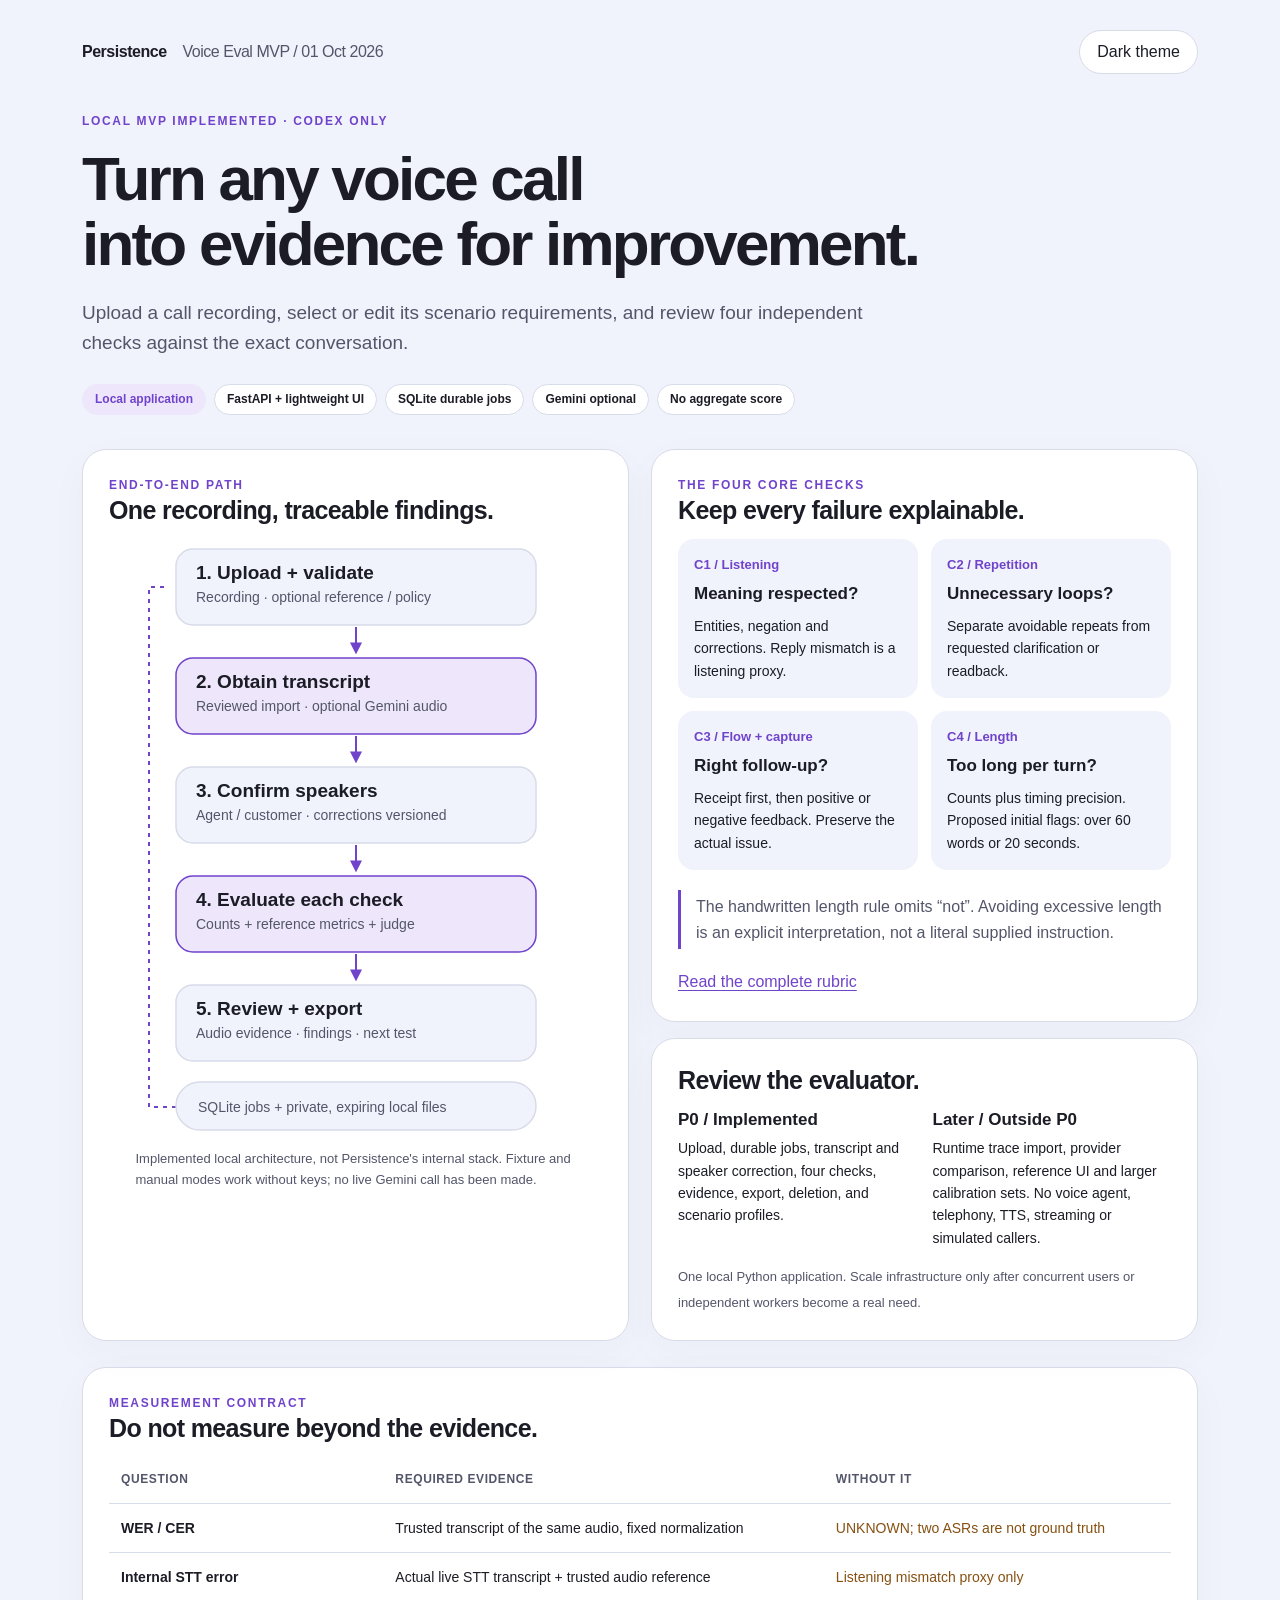
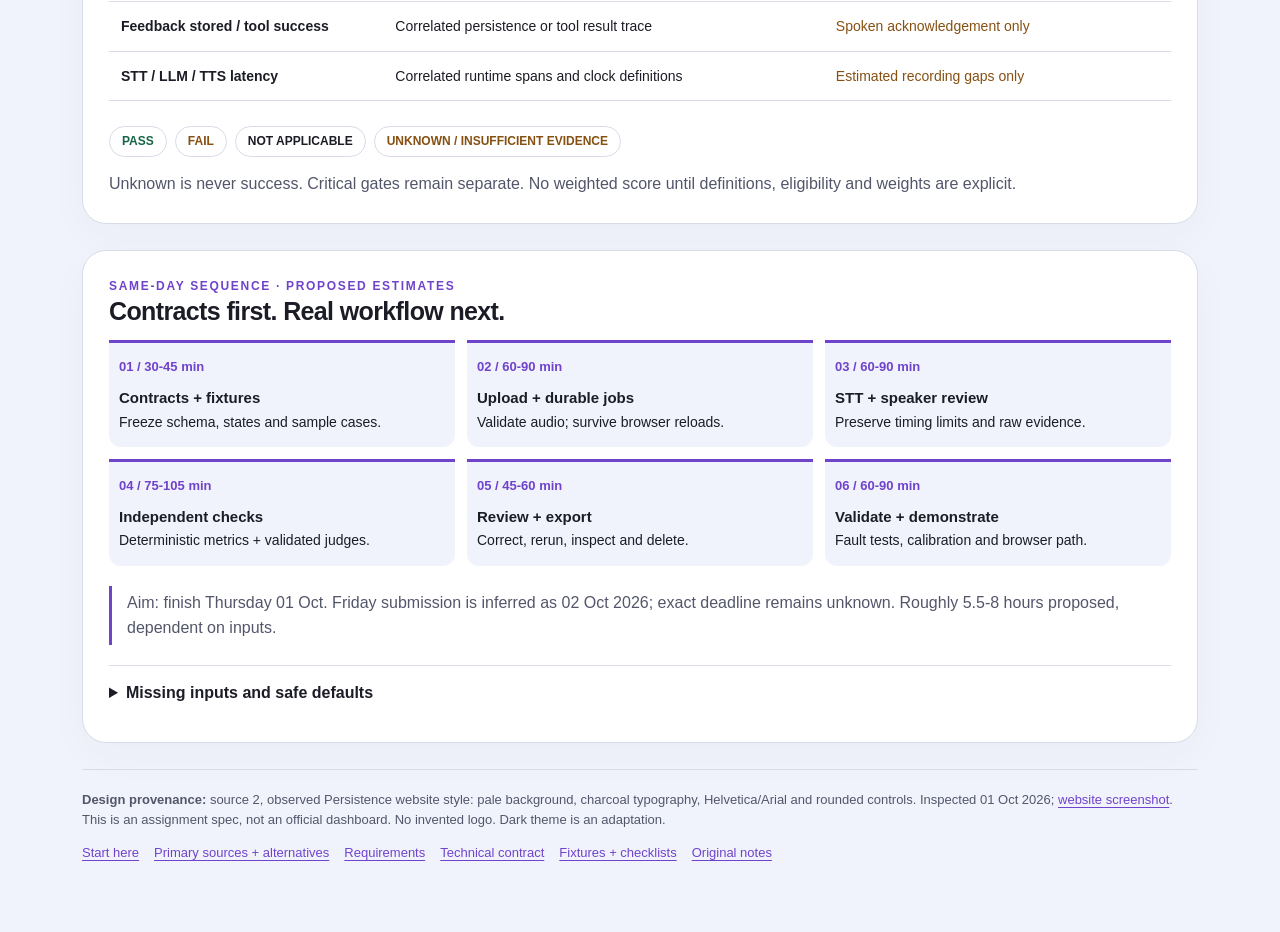
<file: docs/overview.html>
<!doctype html>
<html lang="en" data-theme="light">
<head>
<meta charset="utf-8"><meta name="viewport" content="width=device-width, initial-scale=1">
<title>Persistence | Voice-call evaluation MVP</title>
<style>
:root{color-scheme:light;--bg:#f1f3fc;--surface:#fff;--ink:#1b1c25;--muted:#53566a;--line:#d8dce9;--accent:#7043cb;--soft:#eee7fc;--good:#176546;--warn:#865011;--dark:#17181f;--shadow:0 12px 40px #20203b08}
html[data-theme=dark]{color-scheme:dark;--bg:#12131b;--surface:#1d1f2b;--ink:#f1f3fc;--muted:#b6baca;--line:#3c4054;--accent:#c8afff;--soft:#322647;--good:#8cdeb5;--warn:#f4c580;--dark:#0b0c10;--shadow:none}
*{box-sizing:border-box}body{margin:0;background:var(--bg);color:var(--ink);font:16px/1.6 Arial,Helvetica,sans-serif}main{max-width:1180px;margin:auto;padding:30px 32px 48px}a{color:var(--accent);text-underline-offset:3px}button{font:inherit;background:var(--surface);color:var(--ink);border:1px solid var(--line);border-radius:99px;padding:8px 17px;cursor:pointer}button:focus-visible,a:focus-visible,summary:focus-visible{outline:3px solid var(--accent);outline-offset:4px}header{display:flex;align-items:center;justify-content:space-between;gap:20px;margin-bottom:38px}.wordmark{font-weight:700;letter-spacing:-.03em}.wordmark span{font-weight:400;color:var(--muted);margin-left:12px}.eyebrow{font-size:12px;letter-spacing:.14em;text-transform:uppercase;font-weight:700;color:var(--accent)}h1,h2,h3,p{margin-top:0}h1{font-family:"Helvetica Neue",Helvetica,Arial,sans-serif;font-size:clamp(34px,5vw,62px);line-height:1.05;letter-spacing:-.045em;max-width:870px;margin:15px 0 22px;font-weight:600}h2{font-size:25px;line-height:1.2;letter-spacing:-.025em;margin-bottom:14px}h3{font-size:17px;line-height:1.3;margin-bottom:10px}p{margin-bottom:14px}.lead{font-size:19px;max-width:800px;color:var(--muted)}.chips{display:flex;flex-wrap:wrap;gap:8px;margin:25px 0 34px}.chip{border:1px solid var(--line);border-radius:99px;padding:5px 12px;font-size:12px;font-weight:700;background:var(--surface)}.chip.accent{background:var(--soft);color:var(--accent);border-color:transparent}.grid{display:grid;grid-template-columns:minmax(0,1fr) minmax(0,1fr);gap:22px}.grid>*{min-width:0}.panel{background:var(--surface);border:1px solid var(--line);border-radius:24px;padding:26px;box-shadow:var(--shadow);min-width:0}.note{border-left:3px solid var(--accent);padding:4px 0 4px 15px;margin:20px 0;color:var(--muted)}.muted,small{color:var(--muted)}small{font-size:13px}.stack{display:grid;gap:16px}.checks{display:grid;grid-template-columns:minmax(0,1fr) minmax(0,1fr);gap:13px}.check{padding:16px;background:var(--bg);border-radius:16px;min-width:0}.check p{font-size:14px;margin-bottom:0}.num{color:var(--accent);font-weight:700;font-size:13px;display:block;margin-bottom:7px}figure{margin:12px auto 0;max-width:440px}svg{display:block;width:100%;height:auto;color:var(--ink)}svg .node{fill:var(--bg);stroke:var(--line);stroke-width:1.5}svg .primary{fill:var(--soft);stroke:var(--accent)}svg .label{fill:var(--ink);font:600 19px Arial,Helvetica,sans-serif}svg .sub{fill:var(--muted);font:14px Arial,Helvetica,sans-serif}svg .arrow{stroke:var(--accent);stroke-width:2;fill:none}figcaption{font-size:13px;color:var(--muted);margin-top:10px}.section{margin-top:26px}.tablewrap{max-width:100%;overflow:auto}table{width:100%;border-collapse:collapse;font-size:14px}th{text-align:left;font-size:12px;text-transform:uppercase;letter-spacing:.05em;color:var(--muted)}td,th{padding:13px 12px;vertical-align:top;border-bottom:1px solid var(--line)}td:first-child{font-weight:700}.status{font-size:12px;font-weight:700}.pass{color:var(--good)}.fail,.unknown{color:var(--warn)}.milestones{display:grid;grid-template-columns:repeat(3,minmax(0,1fr));gap:12px}.milestone{border-top:3px solid var(--accent);padding:14px 10px;background:var(--bg);border-radius:0 0 12px 12px}.milestone p{font-size:14px;margin:0}.milestone strong{font-size:15px}details{border-top:1px solid var(--line);padding-top:14px}summary{cursor:pointer;font-weight:700;margin-bottom:10px}.scope{display:grid;grid-template-columns:minmax(0,1fr) minmax(0,1fr);gap:16px}.scope p{font-size:14px}.scope h3{margin:0 0 6px}ul{padding-left:19px;margin:0}li{margin-bottom:8px}footer{margin-top:26px;padding:20px 0;color:var(--muted);font-size:13px;border-top:1px solid var(--line)}.links{display:flex;gap:15px;flex-wrap:wrap;margin-top:12px}p,h1,h2,h3,li,td,th,small,.chip,.wordmark{overflow-wrap:anywhere}code{font-size:.9em;overflow-wrap:anywhere}strong{font-weight:700}
@media(max-width:760px){main{padding:22px 18px 30px}header{align-items:flex-start;margin-bottom:25px}.wordmark span{display:block;margin:0;font-size:12px}.grid,.scope{grid-template-columns:minmax(0,1fr)}.panel{padding:21px;border-radius:20px}.milestones{grid-template-columns:repeat(2,minmax(0,1fr))}.lead{font-size:17px}th,td{padding:10px 7px}h2{font-size:23px}}
@media(max-width:420px){.checks{grid-template-columns:minmax(0,1fr)}.milestones{grid-template-columns:minmax(0,1fr)}header{gap:10px}button{font-size:13px;padding:7px 12px}}
@media print{button{display:none}main{max-width:none;padding:0}.panel{break-inside:avoid;box-shadow:none}body{font-size:12px}.lead{font-size:14px}h1{font-size:32px}}
</style>
</head>
<body><main>
<header><div class="wordmark">Persistence <span>Voice Eval MVP / 01 Oct 2026</span></div><button id="theme" type="button" aria-label="Switch color theme">Dark theme</button></header>
<section aria-labelledby="title"><div class="eyebrow">Local MVP implemented · Codex only</div><h1 id="title">Turn any voice call<br>into evidence for improvement.</h1><p class="lead">Upload a call recording, select or edit its scenario requirements, and review four independent checks against the exact conversation.</p><div class="chips"><span class="chip accent">Local application</span><span class="chip">FastAPI + lightweight UI</span><span class="chip">SQLite durable jobs</span><span class="chip">Gemini optional</span><span class="chip">No aggregate score</span></div></section>
<div class="grid">
<section class="panel" aria-labelledby="pipeline-title"><div class="eyebrow">End-to-end path</div><h2 id="pipeline-title">One recording, traceable findings.</h2>
<figure><svg viewBox="0 0 440 600" role="img" aria-labelledby="svg-title svg-desc"><title id="svg-title">Offline call evaluation pipeline</title><desc id="svg-desc">Upload audio, validate and persist it, import a reviewed transcript or optionally use Gemini, confirm speaker roles, evaluate independent metrics and review findings. SQLite and private files preserve jobs and evidence. Provider calls require an eligible key and explicit free-tier confirmation.</desc><defs><marker id="arrowhead" viewBox="0 0 10 10" refX="8" refY="5" markerWidth="6" markerHeight="6" orient="auto-start-reverse"><path d="M0 0L10 5L0 10Z" fill="var(--accent)" /></marker></defs>
<g id="upload"><title>Input: audio plus optional text artifacts</title><rect class="node" x="40" y="10" width="360" height="76" rx="17" /><text class="label" x="60" y="40">1. Upload + validate</text><text class="sub" x="60" y="63">Recording · optional reference / policy</text></g>
<g id="e1"><title>Persist validated media and job</title><path class="arrow" d="M220 88V113" marker-end="url(#arrowhead)" /></g>
<g id="transcribe"><title>Manual or explicitly enabled provider processing</title><rect class="node primary" x="40" y="119" width="360" height="76" rx="17" /><text class="label" x="60" y="149">2. Obtain transcript</text><text class="sub" x="60" y="172">Reviewed import · optional Gemini audio</text></g>
<g id="e2"><title>Normalize raw output with source metadata</title><path class="arrow" d="M220 197V222" marker-end="url(#arrowhead)" /></g>
<g id="review-map"><title>Reviewer confirms speaker identity and evidence</title><rect class="node" x="40" y="228" width="360" height="76" rx="17" /><text class="label" x="60" y="258">3. Confirm speakers</text><text class="sub" x="60" y="281">Agent / customer · corrections versioned</text></g>
<g id="e3"><title>Freeze evidence and configuration revisions</title><path class="arrow" d="M220 306V331" marker-end="url(#arrowhead)" /></g>
<g id="evaluate"><title>Deterministic metrics and separate calibrated judge tasks</title><rect class="node primary" x="40" y="337" width="360" height="76" rx="17" /><text class="label" x="60" y="367">4. Evaluate each check</text><text class="sub" x="60" y="390">Counts + reference metrics + judge</text></g>
<g id="e4"><title>Publish only schema-validated, evidence-linked output</title><path class="arrow" d="M220 415V440" marker-end="url(#arrowhead)" /></g>
<g id="findings"><title>Report with evidence and explicit unknowns</title><rect class="node" x="40" y="446" width="360" height="76" rx="17" /><text class="label" x="60" y="476">5. Review + export</text><text class="sub" x="60" y="499">Audio evidence · findings · next test</text></g>
<g id="durability"><title>All stages use durable local storage</title><path class="arrow" d="M28 48H13V568H40" stroke-dasharray="4 5" /><rect class="node" x="40" y="543" width="360" height="48" rx="24" /><text class="sub" x="62" y="573">SQLite jobs + private, expiring local files</text></g>
</svg><figcaption>Implemented local architecture, not Persistence's internal stack. Fixture and manual modes work without keys; no live Gemini call has been made.</figcaption></figure></section>
<div class="stack"><section class="panel" aria-labelledby="checks-title"><div class="eyebrow">The four core checks</div><h2 id="checks-title">Keep every failure explainable.</h2><div class="checks"><article class="check"><span class="num">C1 / Listening</span><h3>Meaning respected?</h3><p>Entities, negation and corrections. Reply mismatch is a listening proxy.</p></article><article class="check"><span class="num">C2 / Repetition</span><h3>Unnecessary loops?</h3><p>Separate avoidable repeats from requested clarification or readback.</p></article><article class="check"><span class="num">C3 / Flow + capture</span><h3>Right follow-up?</h3><p>Receipt first, then positive or negative feedback. Preserve the actual issue.</p></article><article class="check"><span class="num">C4 / Length</span><h3>Too long per turn?</h3><p>Counts plus timing precision. Proposed initial flags: over 60 words or 20 seconds.</p></article></div><p class="note">The handwritten length rule omits “not”. Avoiding excessive length is an explicit interpretation, not a literal supplied instruction.</p><a href="eval-rubric.md">Read the complete rubric</a></section>
<section class="panel" aria-labelledby="scope-title"><h2 id="scope-title">Review the evaluator.</h2><div class="scope"><div><h3>P0 / Implemented</h3><p>Upload, durable jobs, transcript and speaker correction, four checks, evidence, export, deletion, and scenario profiles.</p></div><div><h3>Later / Outside P0</h3><p>Runtime trace import, provider comparison, reference UI and larger calibration sets. No voice agent, telephony, TTS, streaming or simulated callers.</p></div></div><small>One local Python application. Scale infrastructure only after concurrent users or independent workers become a real need.</small></section></div>
</div>
<section class="panel section" aria-labelledby="evidence-title"><div class="eyebrow">Measurement contract</div><h2 id="evidence-title">Do not measure beyond the evidence.</h2><div class="tablewrap"><table><thead><tr><th>Question</th><th>Required evidence</th><th>Without it</th></tr></thead><tbody><tr><td>WER / CER</td><td>Trusted transcript of the same audio, fixed normalization</td><td class="unknown">UNKNOWN; two ASRs are not ground truth</td></tr><tr><td>Internal STT error</td><td>Actual live STT transcript + trusted audio reference</td><td class="unknown">Listening mismatch proxy only</td></tr><tr><td>Feedback stored / tool success</td><td>Correlated persistence or tool result trace</td><td class="unknown">Spoken acknowledgement only</td></tr><tr><td>STT / LLM / TTS latency</td><td>Correlated runtime spans and clock definitions</td><td class="unknown">Estimated recording gaps only</td></tr></tbody></table></div><div class="chips" style="margin-bottom:0"><span class="chip pass">PASS</span><span class="chip fail">FAIL</span><span class="chip">NOT APPLICABLE</span><span class="chip unknown">UNKNOWN / INSUFFICIENT EVIDENCE</span></div><p class="muted" style="margin-top:14px;margin-bottom:0">Unknown is never success. Critical gates remain separate. No weighted score until definitions, eligibility and weights are explicit.</p></section>
<section class="panel section" aria-labelledby="build-title"><div class="eyebrow">Same-day sequence · Proposed estimates</div><h2 id="build-title">Contracts first. Real workflow next.</h2><div class="milestones"><div class="milestone"><span class="num">01 / 30-45 min</span><strong>Contracts + fixtures</strong><p>Freeze schema, states and sample cases.</p></div><div class="milestone"><span class="num">02 / 60-90 min</span><strong>Upload + durable jobs</strong><p>Validate audio; survive browser reloads.</p></div><div class="milestone"><span class="num">03 / 60-90 min</span><strong>STT + speaker review</strong><p>Preserve timing limits and raw evidence.</p></div><div class="milestone"><span class="num">04 / 75-105 min</span><strong>Independent checks</strong><p>Deterministic metrics + validated judges.</p></div><div class="milestone"><span class="num">05 / 45-60 min</span><strong>Review + export</strong><p>Correct, rerun, inspect and delete.</p></div><div class="milestone"><span class="num">06 / 60-90 min</span><strong>Validate + demonstrate</strong><p>Fault tests, calibration and browser path.</p></div></div><p class="note">Aim: finish Thursday 01 Oct. Friday submission is inferred as 02 Oct 2026; exact deadline remains unknown. Roughly 5.5-8 hours proposed, dependent on inputs.</p><details><summary>Missing inputs and safe defaults</summary><p>Call audio, live transcript, agent prompt/policy, channel layout, credentials and exact submission time are missing. Trusted reference and reviewer labels are needed for WER/calibration. Continue with visibly labelled fixtures; disable external providers; preserve UNKNOWN for unsupported claims. No calibration or real-call result exists yet.</p></details></section>
<footer><strong>Design provenance:</strong> source 2, observed Persistence website style: pale background, charcoal typography, Helvetica/Arial and rounded controls. Inspected 01 Oct 2026; <a href="../references/persistence-home.png">website screenshot</a>. This is an assignment spec, not an official dashboard. No invented logo. Dark theme is an adaptation.<nav class="links" aria-label="Specification documents"><a href="../README.md">Start here</a><a href="research.md">Primary sources + alternatives</a><a href="requirements.md">Requirements</a><a href="technical-spec.md">Technical contract</a><a href="build-plan.md">Fixtures + checklists</a><a href="assignment-notes.md">Original notes</a></nav></footer>
</main><script>const b=document.getElementById('theme');b.addEventListener('click',()=>{const dark=document.documentElement.dataset.theme!=='dark';document.documentElement.dataset.theme=dark?'dark':'light';b.textContent=dark?'Light theme':'Dark theme';});</script></body></html>
</file>
